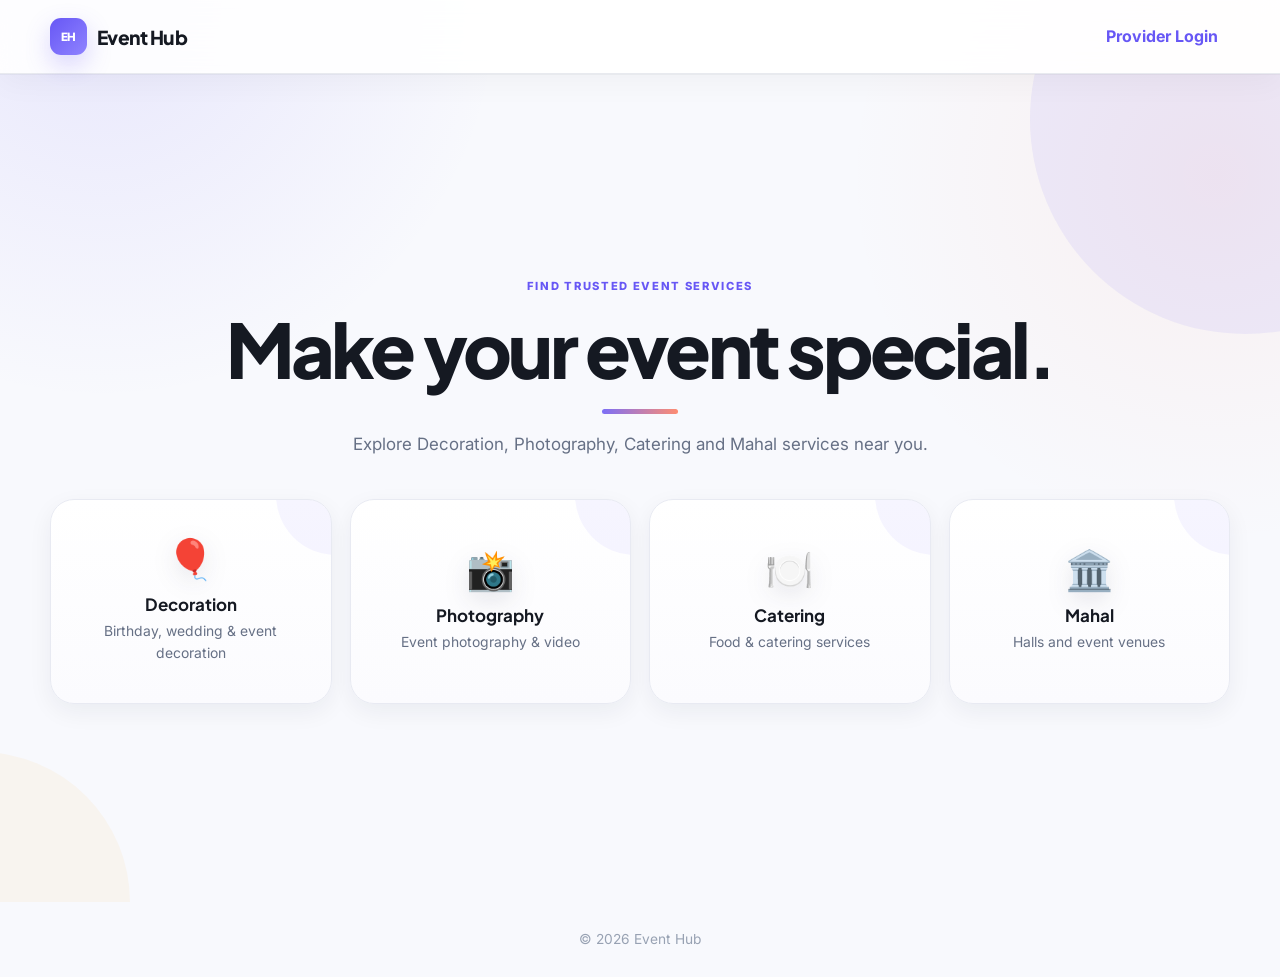
<file: index.html>
<!doctype html>
<html lang="en">
<head>
  <meta charset="UTF-8">
  <meta name="viewport" content="width=device-width, initial-scale=1.0">
  <title>Event Hub</title>
  <link rel="stylesheet" href="css/style.css">
</head>
<body>
  <header class="site-header">
    <a class="brand" href="index.html">Event Hub</a>
    <a class="login-link" href="login.html">Provider Login</a>
  </header>

  <main class="hero">
    <div class="hero-content">
      <span class="eyebrow">Find trusted event services</span>
      <h1>Make your event special.</h1>
      <p>Explore Decoration, Photography, Catering and Mahal services near you.</p>
      <div class="category-grid home-grid">
        <a class="category-card" href="category.html?category=decoration">
          <div class="icon">🎈</div><h2>Decoration</h2><p>Birthday, wedding & event decoration</p>
        </a>
        <a class="category-card" href="category.html?category=photography">
          <div class="icon">📸</div><h2>Photography</h2><p>Event photography & video</p>
        </a>
        <a class="category-card" href="category.html?category=catering">
          <div class="icon">🍽️</div><h2>Catering</h2><p>Food & catering services</p>
        </a>
        <a class="category-card" href="category.html?category=mahal">
          <div class="icon">🏛️</div><h2>Mahal</h2><p>Halls and event venues</p>
        </a>
      </div>
    </div>
  </main>

  <footer>© 2026 Event Hub</footer>
</body>
</html>
</file>
<file: css/style.css>
@import url('https://fonts.googleapis.com/css2?family=Inter:wght@400;500;600;700;800&family=Plus+Jakarta+Sans:wght@600;700;800&display=swap');

:root{
  --bg:#f8f9fc;
  --surface:#ffffff;
  --surface-soft:#f4f5fa;
  --text:#151922;
  --muted:#667085;
  --border:#e7e9ef;
  --primary:#5b4cf0;
  --primary-dark:#4939d4;
  --success:#16a34a;
  --danger:#dc2626;
  --radius-sm:12px;
  --radius-md:18px;
  --radius-lg:24px;
  --shadow-sm:0 5px 18px rgba(16,24,40,.055);
  --shadow-md:0 14px 36px rgba(16,24,40,.09);
  --shadow-lg:0 24px 70px rgba(16,24,40,.14);
  --content:1180px;
}

*{box-sizing:border-box}
html{scroll-behavior:smooth}
body{
  margin:0;
  min-width:320px;
  font-family:Inter,system-ui,-apple-system,BlinkMacSystemFont,"Segoe UI",sans-serif;
  color:var(--text);
  background:
    radial-gradient(circle at 88% -8%,rgba(91,76,240,.10),transparent 30rem),
    var(--bg);
  line-height:1.55;
  -webkit-font-smoothing:antialiased;
  text-rendering:optimizeLegibility;
}
a{color:inherit;text-decoration:none}
button,input,select,textarea{font:inherit}
button{cursor:pointer}
button:disabled{cursor:not-allowed;opacity:.65}
::selection{background:rgba(91,76,240,.18)}

.site-header{
  position:sticky;
  top:0;
  z-index:100;
  min-height:72px;
  display:flex;
  align-items:center;
  justify-content:space-between;
  gap:16px;
  padding:0 max(18px,calc((100vw - var(--content))/2));
  background:rgba(255,255,255,.90);
  border-bottom:1px solid rgba(231,233,239,.95);
  backdrop-filter:blur(18px);
  -webkit-backdrop-filter:blur(18px);
}
.brand{
  display:inline-flex;
  align-items:center;
  gap:10px;
  white-space:nowrap;
  font:800 1.16rem "Plus Jakarta Sans",Inter,sans-serif;
  letter-spacing:-.035em;
}
.brand::before{
  content:"EH";
  width:37px;height:37px;
  display:grid;place-items:center;
  flex:0 0 37px;
  border-radius:11px;
  color:#fff;
  font:800 .72rem Inter,sans-serif;
  background:linear-gradient(135deg,var(--primary),#8176f7);
  box-shadow:0 8px 20px rgba(91,76,240,.24);
}
.header-actions{
  display:flex;
  align-items:center;
  justify-content:flex-end;
  gap:7px;
}
.login-link,.back-link{
  color:var(--primary);
  font-weight:700;
  padding:9px 12px;
  border-radius:10px;
  transition:background .18s ease,transform .18s ease;
}
.login-link:hover,.back-link:hover{background:#f0efff}
.login-link:active,.back-link:active{transform:translateY(1px)}

.hero{
  min-height:calc(100svh - 72px);
  display:grid;
  place-items:center;
  padding:clamp(48px,8vw,92px) 20px;
  position:relative;
  overflow:hidden;
}
.hero::before,.hero::after{
  content:"";
  position:absolute;
  border-radius:50%;
  pointer-events:none;
}
.hero::before{
  width:430px;height:430px;
  right:-180px;top:-170px;
  background:rgba(91,76,240,.08);
}
.hero::after{
  width:300px;height:300px;
  left:-170px;bottom:-150px;
  background:rgba(245,158,11,.055);
}
.hero-content{
  width:min(var(--content),100%);
  text-align:center;
  position:relative;
  z-index:1;
}
.eyebrow{
  display:inline-block;
  color:var(--primary);
  text-transform:uppercase;
  letter-spacing:.15em;
  font-size:.70rem;
  font-weight:800;
}
.hero h1,.page-heading h1,.auth-card h1{
  font-family:"Plus Jakarta Sans",Inter,sans-serif;
  letter-spacing:-.05em;
}
.hero h1{
  max-width:850px;
  margin:13px auto 17px;
  font-size:clamp(2.35rem,6vw,4.7rem);
  line-height:1.05;
}
.hero p{
  max-width:700px;
  margin:0 auto;
  color:var(--muted);
  font-size:clamp(.96rem,2vw,1.06rem);
}
.category-grid{
  display:grid;
  grid-template-columns:repeat(4,minmax(0,1fr));
  gap:18px;
  margin-top:42px;
}
.category-card{
  position:relative;
  overflow:hidden;
  min-height:205px;
  display:flex;
  flex-direction:column;
  justify-content:center;
  align-items:center;
  text-align:center;
  padding:28px 20px;
  background:rgba(255,255,255,.94);
  border:1px solid var(--border);
  border-radius:var(--radius-lg);
  box-shadow:var(--shadow-sm);
  transition:transform .22s ease,box-shadow .22s ease,border-color .22s ease;
}
.category-card::after{
  content:"";
  position:absolute;
  width:120px;height:120px;
  right:-65px;top:-65px;
  border-radius:50%;
  background:rgba(91,76,240,.055);
}
.category-card:hover{
  transform:translateY(-5px);
  border-color:#d7d2ff;
  box-shadow:var(--shadow-md);
}
.category-card:focus-visible,.login-link:focus-visible,.back-link:focus-visible{
  outline:3px solid rgba(91,76,240,.25);
  outline-offset:3px;
}
.category-card .icon{
  font-size:2.45rem;
  line-height:1;
}
.category-card h2{
  margin:15px 0 6px;
  font:700 1.06rem "Plus Jakarta Sans",Inter,sans-serif;
}
.category-card p{
  margin:0;
  color:var(--muted);
  font-size:.87rem;
}

.container{
  width:min(var(--content),90%);
  margin:0 auto;
  padding:clamp(34px,5vw,54px) 0 72px;
}
.container.narrow{max-width:720px}
.page-heading{
  display:flex;
  justify-content:space-between;
  align-items:flex-end;
  gap:20px;
  margin-bottom:23px;
}
.page-heading h1{
  margin:4px 0 0;
  font-size:clamp(1.85rem,4vw,2.65rem);
  line-height:1.12;
}
.page-heading p{
  margin:7px 0 0;
  color:var(--muted);
}

.search-box{
  display:flex;
  align-items:center;
  gap:11px;
  min-height:56px;
  margin-bottom:27px;
  padding:0 17px;
  background:rgba(255,255,255,.97);
  border:1px solid var(--border);
  border-radius:15px;
  box-shadow:var(--shadow-sm);
  transition:border-color .18s ease,box-shadow .18s ease;
}
.search-box:focus-within{
  border-color:#a49cff;
  box-shadow:0 0 0 4px rgba(91,76,240,.08),var(--shadow-sm);
}
.search-box span{font-size:1.05rem}
.search-box input{
  width:100%;
  min-width:0;
  border:0;
  outline:0;
  background:transparent;
  padding:15px 0;
  color:var(--text);
}
.search-box input::placeholder{color:#98a2b3}

.cards-grid{
  display:grid;
  grid-template-columns:repeat(3,minmax(0,1fr));
  gap:22px;
}
.service-card{
  min-width:0;
  overflow:hidden;
  background:var(--surface);
  border:1px solid var(--border);
  border-radius:var(--radius-md);
  box-shadow:var(--shadow-sm);
  transition:transform .22s ease,box-shadow .22s ease,border-color .22s ease;
}
.service-card:hover{
  transform:translateY(-4px);
  border-color:#ddd9ff;
  box-shadow:var(--shadow-md);
}
.video-thumb{
  height:190px;
  display:grid;
  place-items:center;
  position:relative;
  overflow:hidden;
  color:#fff;
  background:
    radial-gradient(circle at 50% 45%,rgba(255,255,255,.12),transparent 28%),
    linear-gradient(135deg,#151827,#4d5575);
  cursor:pointer;
}
.play{
  width:66px;height:66px;
  display:grid;place-items:center;
  border-radius:50%;
  background:rgba(255,255,255,.16);
  border:1px solid rgba(255,255,255,.28);
  box-shadow:0 10px 28px rgba(0,0,0,.22);
  font-size:1.45rem;
  transition:transform .18s ease,background .18s ease;
}
.video-thumb:hover .play{transform:scale(1.06);background:rgba(255,255,255,.22)}
.service-body{padding:20px}
.service-body h3{
  margin:0 0 5px;
  font-size:1.10rem;
  line-height:1.3;
}
.location{
  margin:0 0 17px;
  color:var(--muted);
  font-size:.91rem;
}
.card-actions{display:flex;gap:9px;flex-wrap:wrap}

.primary-btn,.ghost-btn,.danger-btn{
  min-height:43px;
  border:0;
  border-radius:11px;
  padding:10px 15px;
  font-weight:750;
  transition:transform .18s ease,box-shadow .18s ease,background .18s ease;
}
.primary-btn{
  color:#fff;
  background:linear-gradient(135deg,var(--primary),#776cf4);
  box-shadow:0 7px 18px rgba(91,76,240,.20);
}
.primary-btn:hover{transform:translateY(-1px);box-shadow:0 10px 24px rgba(91,76,240,.28)}
.ghost-btn{color:#344054;background:var(--surface-soft)}
.ghost-btn:hover{background:#e9ebf1}
.danger-btn{color:#b42318;background:#fff0f0}
.danger-btn:hover{background:#ffe1e1}

.status,.form-message{margin:15px 0;color:var(--muted)}
.hidden{display:none!important}
.muted{color:var(--muted)}

.modal{
  position:fixed;
  inset:0;
  z-index:200;
  display:grid;
  place-items:center;
  padding:18px;
}
.modal-backdrop{
  position:absolute;
  inset:0;
  background:rgba(8,11,20,.72);
  backdrop-filter:blur(5px);
}
.modal-card{
  position:relative;
  z-index:2;
  width:min(820px,96vw);
  max-height:90svh;
  overflow:auto;
  padding:26px;
  background:#fff;
  border:1px solid rgba(255,255,255,.2);
  border-radius:22px;
  box-shadow:var(--shadow-lg);
}
.modal-close{
  position:absolute;
  top:11px;right:13px;
  width:38px;height:38px;
  border:0;border-radius:50%;
  background:#f2f3f6;
  color:#344054;
  font-size:25px;
}
.modal-close:hover{background:#e8eaf0}
.video-container iframe,.video-container video{
  display:block;
  width:100%;
  aspect-ratio:16/9;
  border:0;
  border-radius:14px;
  background:#111;
}
.form-card{width:min(460px,96vw)}

.auth-wrap{
  min-height:calc(100svh - 72px);
  display:grid;
  place-items:center;
  padding:42px 20px;
}
.auth-card{
  width:min(440px,94vw);
  padding:34px;
  background:rgba(255,255,255,.98);
  border:1px solid var(--border);
  border-radius:24px;
  box-shadow:var(--shadow-lg);
}
.auth-card.wide{width:min(560px,94vw)}
.auth-card h1{
  margin:4px 0 25px;
  font-size:1.75rem;
}
form{display:grid;gap:16px}
label{
  display:grid;
  gap:7px;
  color:#344054;
  font-size:.90rem;
  font-weight:650;
}
input,select,textarea{
  width:100%;
  min-height:46px;
  padding:12px 14px;
  color:var(--text);
  background:#fff;
  border:1px solid #d9dce5;
  border-radius:12px;
  outline:0;
  transition:border-color .18s ease,box-shadow .18s ease;
}
input:focus,select:focus,textarea:focus{
  border-color:#9b93ff;
  box-shadow:0 0 0 4px rgba(91,76,240,.09);
}
input::placeholder{color:#98a2b3}
.auth-switch{
  margin-bottom:0;
  text-align:center;
  color:var(--muted);
}
.auth-switch a{color:var(--primary);font-weight:750}
.notice{
  padding:12px 13px;
  color:#4c3fb2;
  background:#f4f2ff;
  border:1px solid #e5e1ff;
  border-radius:12px;
  font-size:.89rem;
}

.dashboard-card,.admin-item{
  background:#fff;
  border:1px solid var(--border);
  border-radius:20px;
  box-shadow:var(--shadow-sm);
}
.dashboard-card{padding:25px;margin-bottom:20px}
.card-preview{
  display:flex;
  align-items:center;
  gap:15px;
  margin-bottom:22px;
}
.service-icon{font-size:2.5rem}
.card-preview h2{margin:0 0 4px}
.card-preview p{margin:0;color:var(--muted)}

.admin-list{display:grid;gap:15px}
.admin-item{
  padding:19px;
  display:grid;
  grid-template-columns:1fr 1fr;
  gap:14px;
  align-items:end;
}
.admin-item h3{margin:0}
.admin-item .meta{color:var(--muted);font-size:.9rem}
.admin-item .full{grid-column:1/-1}

footer{
  padding:27px 18px;
  color:#98a2b3;
  text-align:center;
  font-size:.86rem;
}

@media (max-width:1024px){
  .category-grid{grid-template-columns:repeat(2,minmax(0,1fr))}
  .cards-grid{grid-template-columns:repeat(2,minmax(0,1fr))}
  .hero{padding-top:60px;padding-bottom:60px}
}
@media (max-width:700px){
  .site-header{min-height:66px;padding:0 14px}
  .brand{font-size:1.04rem}
  .brand::before{width:33px;height:33px;flex-basis:33px}
  .header-actions{gap:2px}
  .login-link,.back-link{font-size:.88rem;padding:8px 9px}
  .container{width:min(94%,var(--content));padding-top:34px}
  .hero{min-height:auto;padding:55px 16px 62px}
  .hero h1{font-size:clamp(2.2rem,11vw,3.1rem)}
  .hero p{font-size:.96rem}
  .category-grid{grid-template-columns:1fr;gap:14px;margin-top:32px}
  .category-card{min-height:154px;padding:23px 18px}
  .category-card .icon{font-size:2.2rem}
  .cards-grid{grid-template-columns:1fr;gap:16px}
  .video-thumb{height:200px}
  .page-heading{align-items:flex-start;flex-direction:column;gap:8px}
  .page-heading h1{font-size:2rem}
  .search-box{margin-bottom:20px}
  .modal{padding:10px}
  .modal-card{width:100%;padding:21px 17px;border-radius:18px}
  .auth-wrap{padding:28px 14px}
  .auth-card{padding:26px 20px;border-radius:20px}
  .admin-item{grid-template-columns:1fr}
  .admin-item .full{grid-column:auto}
}
@media (max-width:420px){
  .site-header{gap:8px}
  .brand::before{display:none}
  .brand{font-size:1rem}
  .header-actions .back-link{font-size:.82rem}
  .hero h1{font-size:2.18rem}
  .card-actions>*{flex:1 1 100%}
  .primary-btn,.ghost-btn,.danger-btn{width:100%}
}
@media (min-width:1600px){
  :root{--content:1240px}
  .hero h1{font-size:5rem}
}
@media (prefers-reduced-motion:reduce){
  *,*::before,*::after{scroll-behavior:auto!important;transition:none!important}
}

.password-wrap{position:relative}
.password-wrap input{padding-right:52px}
.eye-btn{position:absolute;right:8px;top:50%;transform:translateY(-50%);border:0;background:transparent;cursor:pointer;padding:8px;font-size:18px;line-height:1;opacity:.72}
.eye-btn:hover{opacity:1}
.search-tools{display:grid;grid-template-columns:minmax(0,1fr) minmax(260px,340px);gap:14px;align-items:end;margin-bottom:12px}
.search-tools .search-box{margin-bottom:0}
.date-filter{display:grid;grid-template-columns:1fr auto;gap:10px;align-items:end}
.date-filter label{min-width:0}
.availability-info{margin:10px 0 20px;padding:11px 14px;border:1px solid #dfe3ef;background:#f7f8fc;border-radius:12px;color:#475467;font-size:.9rem}
.available-badge{display:inline-block;margin:3px 0 10px;padding:5px 9px;border-radius:999px;background:#eefbf3;color:#137333;font-size:.78rem;font-weight:750}
.calendar-head{display:flex;justify-content:space-between;gap:18px;align-items:center;margin-bottom:8px}
.calendar-head h2{margin:2px 0 0}
.calendar-nav{display:flex;align-items:center;gap:10px}
.calendar-nav strong{min-width:145px;text-align:center}
.availability-calendar{display:grid;grid-template-columns:repeat(7,minmax(0,1fr));gap:7px;margin-top:18px}
.calendar-weekday{text-align:center;font-size:.76rem;font-weight:750;color:#667085;padding:7px 2px}
.calendar-day{min-height:62px;border:1px solid #dfe3ea;border-radius:12px;background:#fff;cursor:pointer;padding:8px;display:flex;flex-direction:column;align-items:flex-start;justify-content:space-between;color:#344054}
.calendar-day:hover{border-color:#9b93ff;transform:translateY(-1px)}
.calendar-day span{font-weight:800}
.calendar-day small{font-size:.7rem;font-weight:700}
.calendar-day.busy{background:#fff2f2;border-color:#f0b7b7;color:#b42318}
.calendar-day.available{background:#f5fbf7;border-color:#c9e8d3;color:#137333}
.calendar-day.empty{border:0;background:transparent;cursor:default}
.calendar-day.empty:hover{transform:none}
.calendar-legend{display:flex;gap:18px;flex-wrap:wrap;margin:14px 0;color:#667085;font-size:.82rem}
.calendar-legend span{display:flex;align-items:center;gap:7px}
.legend-dot{width:10px;height:10px;border-radius:50%;display:inline-block;border:1px solid #ccc}
.legend-dot.free{background:#f5fbf7;border-color:#c9e8d3}
.legend-dot.busy{background:#fff2f2;border-color:#f0b7b7}
@media(max-width:760px){
  .search-tools{grid-template-columns:1fr}
  .date-filter{grid-template-columns:1fr auto}
  .calendar-head{align-items:flex-start;flex-direction:column}
  .calendar-nav{width:100%;justify-content:space-between}
  .calendar-day{min-height:54px;padding:7px 6px}
}
@media(max-width:420px){
  .date-filter{grid-template-columns:1fr}
  .availability-calendar{gap:4px}
  .calendar-weekday{font-size:.68rem}
  .calendar-day{min-height:49px;border-radius:9px;padding:5px}
  .calendar-day small{font-size:.6rem}
  .calendar-nav strong{min-width:120px}
}

/* Admin provider search + management */
.admin-search-card{
  margin:18px 0;
  padding:18px;
  background:#fff;
  border:1px solid var(--border);
  border-radius:18px;
  box-shadow:var(--shadow-sm);
}
.admin-search-row{
  display:grid;
  grid-template-columns:minmax(0,1fr) auto auto;
  gap:10px;
  margin-top:9px;
}
.admin-search-row input{min-width:0}
.admin-provider-card{display:block;padding:20px}
.admin-card-top{display:flex;justify-content:space-between;gap:15px;align-items:flex-start;margin-bottom:18px}
.admin-card-top h2{margin:4px 0}
.admin-active-badge{padding:6px 10px;border-radius:999px;font-size:.78rem;font-weight:800}
.admin-active-badge.active{background:#eefbf3;color:#137333}
.admin-active-badge.inactive{background:#fff1f1;color:#b42318}
.admin-info-grid{display:grid;grid-template-columns:repeat(3,minmax(0,1fr));gap:10px;margin-bottom:20px}
.admin-info-grid>div{padding:12px;border:1px solid var(--border);border-radius:12px;background:#fafbfc}
.admin-info-grid span{display:block;color:var(--muted);font-size:.75rem;margin-bottom:3px}
.admin-info-grid strong{display:block;overflow-wrap:anywhere}
.admin-section{border-top:1px solid var(--border);padding-top:18px;margin-top:18px}
.admin-section h3{margin:0 0 12px}
.admin-edit-grid{display:grid;grid-template-columns:1fr 1fr;gap:12px}
.admin-edit-grid label{min-width:0}
.admin-full{grid-column:1/-1}
.admin-check{display:flex;align-items:center;gap:8px}
.admin-check input{width:auto}
.admin-actions{display:flex;flex-wrap:wrap;gap:10px}
.danger-btn{border:1px solid #f0b7b7;background:#fff2f2;color:#b42318;border-radius:12px;padding:11px 15px;font-weight:800;cursor:pointer}
.danger-btn:hover{background:#ffe7e7}
.admin-empty{padding:25px;text-align:center;background:#fff;border:1px dashed var(--border);border-radius:18px;color:var(--muted)}
.admin-empty strong{display:block;color:var(--text);margin-bottom:5px}
.admin-empty p{margin:0}
@media(max-width:760px){
  .admin-search-row{grid-template-columns:1fr}
  .admin-info-grid{grid-template-columns:1fr 1fr}
  .admin-edit-grid{grid-template-columns:1fr}
  .admin-full{grid-column:auto}
}
@media(max-width:420px){
  .admin-info-grid{grid-template-columns:1fr}
}
.admin-search-card{margin:18px 0}.admin-search-card h2{margin-top:0}.admin-item{background:#fff;border:1px solid #e5e7eb;border-radius:16px;padding:18px;margin:12px 0;box-shadow:0 8px 24px rgba(0,0,0,.05)}.admin-card-top{display:flex;justify-content:space-between;gap:14px;align-items:flex-start}.admin-card-top h2,.admin-card-top h3{margin:4px 0}.admin-active-badge{padding:6px 10px;border-radius:999px;font-size:12px;font-weight:700}.admin-active-badge.active{background:#dcfce7;color:#166534}.admin-active-badge.inactive{background:#fef3c7;color:#92400e}.admin-info-grid{display:grid;grid-template-columns:repeat(3,1fr);gap:10px;margin:14px 0}.admin-info-grid div{background:#f8fafc;padding:10px;border-radius:10px}.admin-info-grid span{display:block;font-size:11px;color:#64748b}.admin-info-grid strong{display:block;margin-top:3px}.admin-actions{display:flex;flex-wrap:wrap;gap:8px;margin-top:10px}.admin-actions button{margin:0}.admin-item textarea{width:100%;box-sizing:border-box}.admin-empty{padding:28px;text-align:center;border:1px dashed #cbd5e1;border-radius:14px}.full{width:100%;margin-top:8px}@media(max-width:650px){.admin-info-grid{grid-template-columns:1fr 1fr}.admin-card-top{flex-direction:column}.admin-actions{flex-direction:column}.admin-actions button{width:100%}}


/* ===== Event Hub UI polish ===== */
:root{
  --primary:#6757f5;
  --primary-dark:#5140dc;
  --accent:#ff7a59;
  --ink:#171a26;
  --muted:#667085;
  --surface:#ffffff;
  --surface-soft:#f6f7fb;
  --border:#e8eaf2;
  --shadow-sm:0 8px 24px rgba(24,28,48,.06);
  --shadow-md:0 18px 45px rgba(24,28,48,.10);
  --shadow-lg:0 30px 90px rgba(12,16,32,.18);
}
body{
  background:
    radial-gradient(circle at 8% 0%,rgba(103,87,245,.11),transparent 25rem),
    radial-gradient(circle at 95% 18%,rgba(255,122,89,.08),transparent 23rem),
    #f8f9fd;
}
.site-header{
  min-height:74px;
  box-shadow:0 1px 0 rgba(20,24,40,.04),0 10px 30px rgba(20,24,40,.035);
}
.brand{font-size:1.2rem}
.brand::before{background:linear-gradient(135deg,#6757f5,#8f83ff);box-shadow:0 10px 24px rgba(103,87,245,.25)}
.hero-content{animation:fadeUp .55s ease both}
.hero h1{font-weight:800}
.hero h1::after{
  content:"";display:block;width:76px;height:5px;border-radius:99px;
  margin:20px auto 0;background:linear-gradient(90deg,var(--primary),var(--accent));opacity:.85;
}
.category-card{background:linear-gradient(180deg,#fff,#fbfbfe);box-shadow:var(--shadow-sm)}
.category-card .icon{filter:drop-shadow(0 8px 12px rgba(30,34,60,.10))}
.category-card:hover{transform:translateY(-7px) scale(1.01);box-shadow:var(--shadow-md)}
.search-box,.admin-search-card,.dashboard-card,.admin-item,.service-card,.auth-card{
  box-shadow:var(--shadow-sm);
}
.service-card{transition:transform .22s ease,box-shadow .22s ease,border-color .22s ease}
.service-card:hover{transform:translateY(-6px);box-shadow:var(--shadow-md)}
.service-card-head{display:flex;align-items:center;gap:13px;padding:20px 20px 8px}
.service-card-head .service-icon{width:50px;height:50px;display:grid;place-items:center;border-radius:16px;background:#f2f0ff;font-size:1.7rem;flex:0 0 50px}
.service-card-head h3{margin:0 0 3px;font-family:"Plus Jakarta Sans",Inter,sans-serif}
.service-card-head p{margin:0;color:var(--muted);font-size:.86rem}
.service-card>.muted{padding:0 20px;margin:7px 0 15px}
.service-card>.full{margin:0 20px 10px;width:calc(100% - 40px)}
.primary-btn,.ghost-btn,.danger-btn{border-radius:13px;min-height:46px}
.primary-btn{background:linear-gradient(135deg,var(--primary),#8176ff)}
.primary-btn:hover{transform:translateY(-2px)}
.ghost-btn{border:1px solid transparent}
.modal-card{animation:modalIn .2s ease both}
.form-card h3{font-family:"Plus Jakarta Sans",Inter,sans-serif;font-size:1.35rem;margin:2px 32px 7px 0}
.form-card form{margin-top:20px}
.form-card label{font-weight:700}
.form-card .primary-btn{margin-top:4px}
.form-message:empty{display:none}
.availability-info{box-shadow:0 6px 18px rgba(24,28,48,.04)}
.available-badge{box-shadow:0 4px 10px rgba(19,115,51,.08)}
.calendar-day{transition:transform .16s ease,border-color .16s ease,box-shadow .16s ease}
.calendar-day:hover{box-shadow:0 7px 18px rgba(24,28,48,.08)}
.calendar-day.busy{background:linear-gradient(180deg,#fff6f6,#fff1f1)}
.calendar-day.available{background:linear-gradient(180deg,#fafffc,#f3fbf6)}
.auth-wrap,.auth-page{min-height:calc(100svh - 74px);display:grid;place-items:center;padding:34px 16px}
.auth-card{background:rgba(255,255,255,.96);backdrop-filter:blur(12px);-webkit-backdrop-filter:blur(12px)}
.auth-card h1{font-weight:800}
.notice{box-shadow:0 5px 15px rgba(91,76,240,.05)}
.admin-search-card{background:linear-gradient(180deg,#fff,#fcfcff)}
.admin-item{transition:transform .18s ease,box-shadow .18s ease}
.admin-item:hover{transform:translateY(-2px);box-shadow:var(--shadow-md)}
.auth-footer{margin:0;text-align:center;padding:0 16px 24px;color:var(--muted)}
.auth-footer a{color:var(--primary);font-weight:750}
.video-placeholder{min-height:260px;display:grid;place-items:center;border-radius:16px;background:linear-gradient(135deg,#171a28,#3c4160);color:#fff;font-weight:700}
@keyframes fadeUp{from{opacity:0;transform:translateY(10px)}to{opacity:1;transform:none}}
@keyframes modalIn{from{opacity:0;transform:translateY(8px) scale(.985)}to{opacity:1;transform:none}}
@media(max-width:700px){
  .site-header{min-height:66px}
  .search-tools{gap:10px}
  .search-box{min-height:52px}
  .service-card-head{padding:17px 17px 7px}
  .service-card>.muted{padding:0 17px}
  .service-card>.full{margin-left:17px;margin-right:17px;width:calc(100% - 34px)}
  .modal-card{max-height:92svh}
}
@media(max-width:420px){
  .header-actions{max-width:58%}
  .header-actions a{white-space:nowrap}
  .form-card{padding:20px 15px}
  .form-card h3{font-size:1.18rem}
}
</file>
